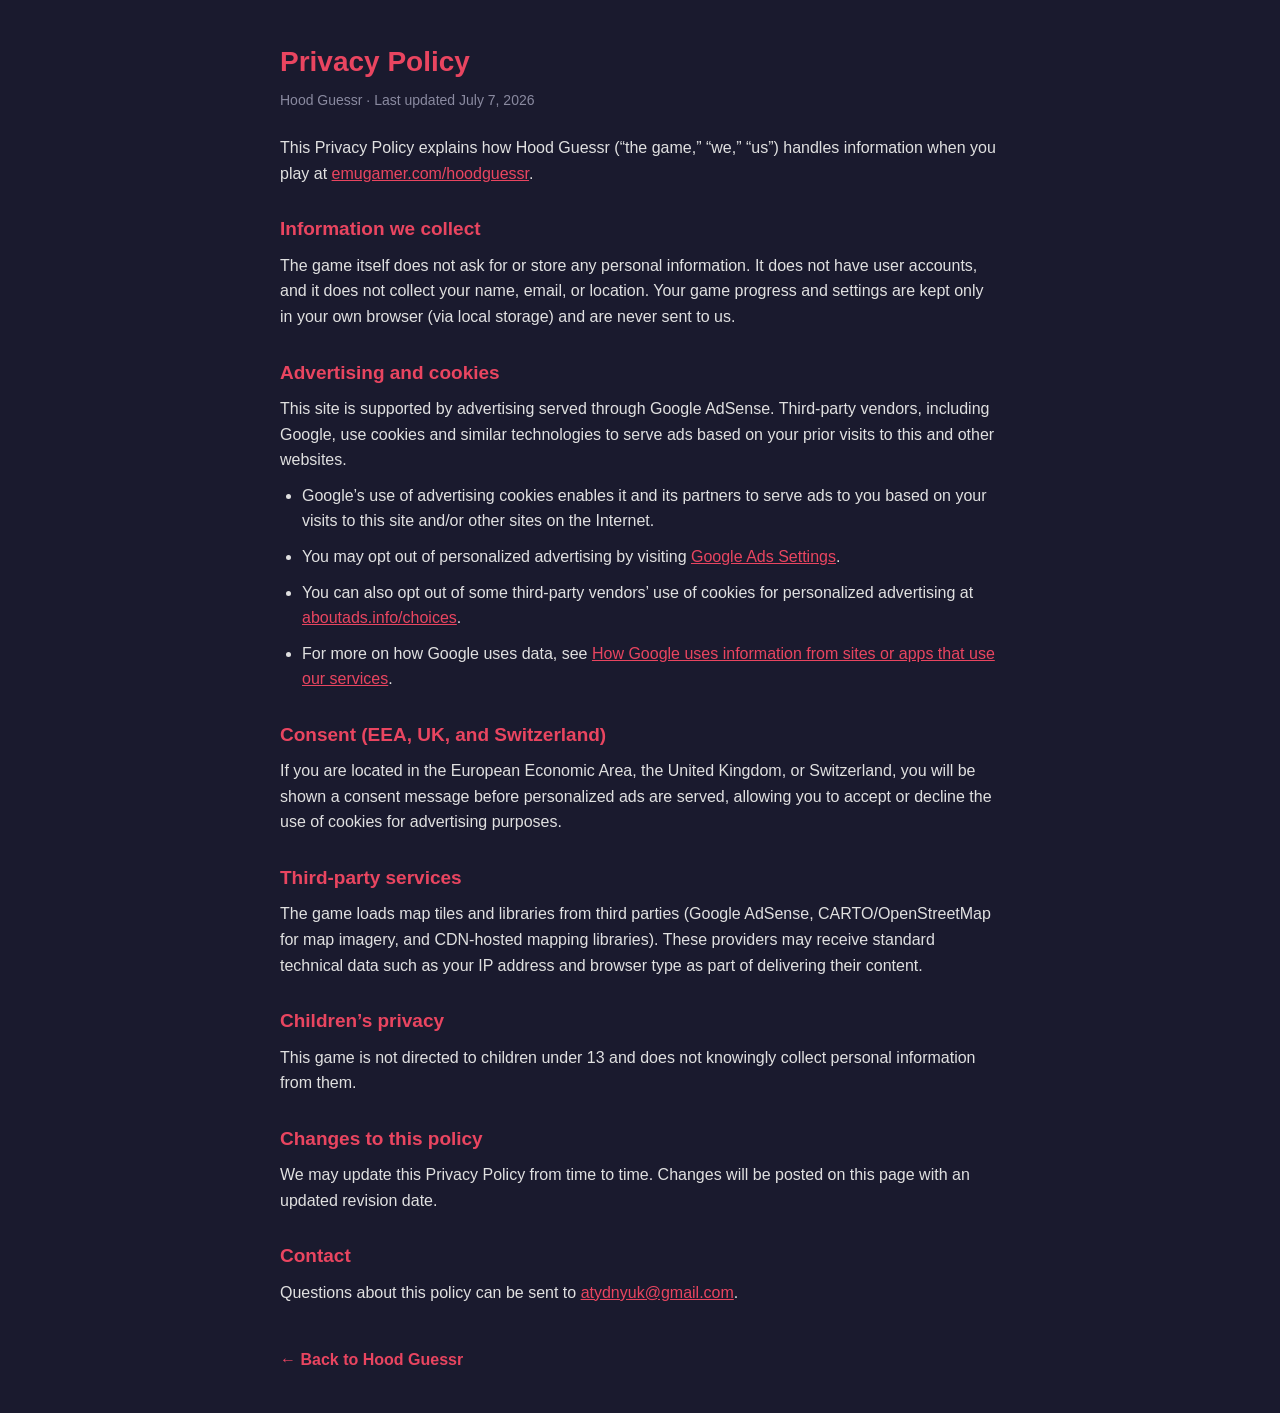
<file: privacy.html>
<!DOCTYPE html>
<html lang="en">
<head>
  <meta charset="UTF-8">
  <meta name="viewport" content="width=device-width, initial-scale=1.0">
  <title>Privacy Policy — Hood Guessr</title>
  <style>
    * { margin: 0; padding: 0; box-sizing: border-box; }
    body {
      font-family: -apple-system, BlinkMacSystemFont, 'Segoe UI', Roboto, sans-serif;
      background: #1a1a2e;
      color: #e0e0e0;
      line-height: 1.6;
      padding: 40px 20px;
    }
    .wrap { max-width: 720px; margin: 0 auto; }
    h1 { color: #e94560; font-size: 28px; margin-bottom: 4px; }
    h2 { color: #e94560; font-size: 19px; margin: 28px 0 8px; }
    p, li { margin-bottom: 10px; }
    ul { padding-left: 22px; }
    a { color: #e94560; }
    .updated { color: #8a8aa0; font-size: 14px; margin-bottom: 24px; }
    .back { display: inline-block; margin-top: 32px; color: #e94560; text-decoration: none; font-weight: 600; }
    .back:hover { text-decoration: underline; }
  </style>
</head>
<body>
  <div class="wrap">
    <h1>Privacy Policy</h1>
    <p class="updated">Hood Guessr · Last updated July 7, 2026</p>

    <p>This Privacy Policy explains how Hood Guessr (“the game,” “we,” “us”)
      handles information when you play at
      <a href="https://emugamer.com/hoodguessr/">emugamer.com/hoodguessr</a>.</p>

    <h2>Information we collect</h2>
    <p>The game itself does not ask for or store any personal information. It
      does not have user accounts, and it does not collect your name, email, or
      location. Your game progress and settings are kept only in your own
      browser (via local storage) and are never sent to us.</p>

    <h2>Advertising and cookies</h2>
    <p>This site is supported by advertising served through Google AdSense.
      Third-party vendors, including Google, use cookies and similar
      technologies to serve ads based on your prior visits to this and other
      websites.</p>
    <ul>
      <li>Google’s use of advertising cookies enables it and its partners to
        serve ads to you based on your visits to this site and/or other sites
        on the Internet.</li>
      <li>You may opt out of personalized advertising by visiting
        <a href="https://www.google.com/settings/ads">Google Ads Settings</a>.</li>
      <li>You can also opt out of some third-party vendors’ use of cookies for
        personalized advertising at
        <a href="https://www.aboutads.info/choices/">aboutads.info/choices</a>.</li>
      <li>For more on how Google uses data, see
        <a href="https://policies.google.com/technologies/partner-sites">How
        Google uses information from sites or apps that use our services</a>.</li>
    </ul>

    <h2>Consent (EEA, UK, and Switzerland)</h2>
    <p>If you are located in the European Economic Area, the United Kingdom, or
      Switzerland, you will be shown a consent message before personalized ads
      are served, allowing you to accept or decline the use of cookies for
      advertising purposes.</p>

    <h2>Third-party services</h2>
    <p>The game loads map tiles and libraries from third parties (Google
      AdSense, CARTO/OpenStreetMap for map imagery, and CDN-hosted mapping
      libraries). These providers may receive standard technical data such as
      your IP address and browser type as part of delivering their content.</p>

    <h2>Children’s privacy</h2>
    <p>This game is not directed to children under 13 and does not knowingly
      collect personal information from them.</p>

    <h2>Changes to this policy</h2>
    <p>We may update this Privacy Policy from time to time. Changes will be
      posted on this page with an updated revision date.</p>

    <h2>Contact</h2>
    <p>Questions about this policy can be sent to
      <a href="mailto:atydnyuk@gmail.com">atydnyuk@gmail.com</a>.</p>

    <a class="back" href="./">← Back to Hood Guessr</a>
  </div>
</body>
</html>
</file>
